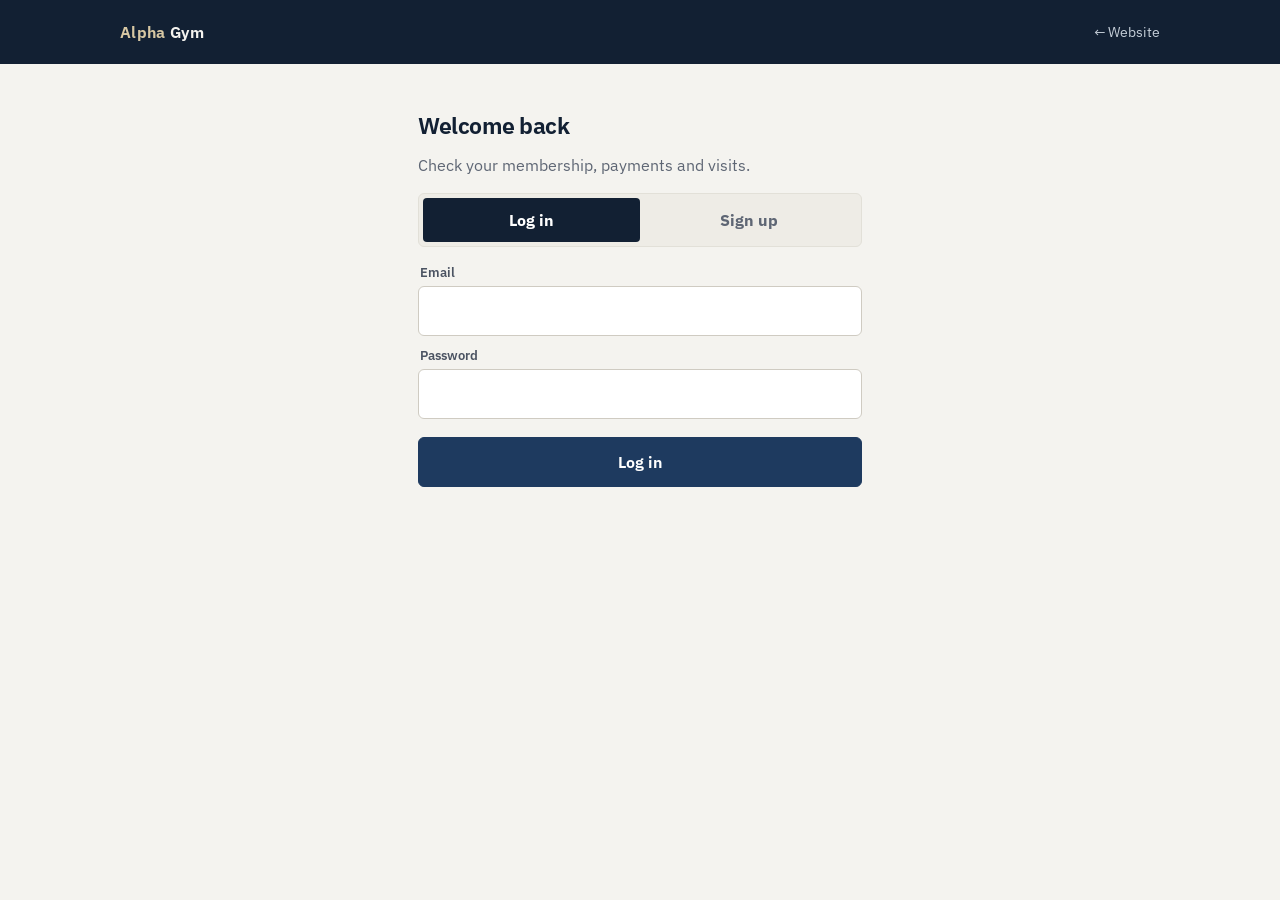
<file: portal.html>
<!doctype html>
<html lang="en">
<head>
<meta charset="utf-8">
<meta name="viewport" content="width=device-width,initial-scale=1">
<meta name="theme-color" content="#122033">
<title>Member Portal</title>
<link rel="icon" href="icon.svg">
<link rel="preconnect" href="https://fonts.googleapis.com">
<link href="https://fonts.googleapis.com/css2?family=IBM+Plex+Sans:wght@400;500;600;700&display=swap" rel="stylesheet">
<link rel="stylesheet" href="style.css?v=40">
</head>
<body>
<div class="nav"><div class="wrap"><a class="logo" href="index.html" id="logo"></a><nav><a href="index.html">← Website</a></nav></div></div>
<div class="pwrap" id="root"></div>
<div id="modal" onclick="if(event.target===this)this.classList.remove('open')"></div>
<script src="store.js"></script>
<script>
const S = Store, esc = S.esc, root = document.getElementById('root');
document.title = 'Member Portal · ' + S.CONFIG.gym;
document.getElementById('logo').innerHTML = esc(S.CONFIG.gym).replace(/^(\S+)/, '<span>$1</span>');
let mode = 'login', err = '';

function authView() {
  root.innerHTML = `<h2 style="margin-top:20px">${mode === 'login' ? 'Welcome back' : 'Join ' + esc(S.CONFIG.gym)}</h2>
  <p class="mut" style="margin-bottom:16px">${mode === 'login' ? 'Check your membership, payments and visits.' : 'Create an account to get membership reminders by email.'}</p>
  <div class="tabs2"><button class="${mode === 'login' ? 'on' : ''}" onclick="mode='login';err='';authView()">Log in</button><button class="${mode === 'signup' ? 'on' : ''}" onclick="mode='signup';err='';authView()">Sign up</button></div>
  ${mode === 'signup' ? '<label>Full name</label><input id="n" autocomplete="name"><label>Phone</label><input id="p" type="tel" placeholder="07xx xxx xxx">' : ''}
  <label>Email</label><input id="e" type="email" autocomplete="email">
  <label>Password</label><input id="w" type="password" autocomplete="current-password" onkeydown="if(event.key==='Enter')submit()">
  <div class="err">${err}</div>
  <button class="btn block" onclick="submit()">${mode === 'login' ? 'Log in' : 'Create account'}</button>`;
}
function submit() {
  const g = id => (document.getElementById(id) || {}).value || '';
  const r = mode === 'login' ? S.login(g('e'), g('w')) : (!g('n').trim() || g('p').replace(/\D/g, '').length < 9 || !g('e').includes('@') ? { err: 'Fill in name, phone and a valid email.' } : S.signup({ name: g('n'), phone: g('p'), email: g('e'), pass: g('w') }));
  if (r.err) { err = r.err; authView(); return; }
  err = ''; home();
}
function home() {
  const m = S.member(S.session()); if (!m) { S.logout(); return authView(); }
  const s = S.status(m), pays = S.memberPayments(m.id), vis = S.memberVisits(m.id), last = pays[0];
  const month = S.today().slice(0, 7), mv = vis.filter(c => S.ymd(c.in).startsWith(month)).length;
  const days = last ? S.plan(last.planId).days : 30, pct = s.left > 0 ? Math.min(1, s.left / days) : 0, C = 2 * Math.PI * 52;
  const col = { active: 'var(--grn)', expiring: 'var(--amb)', expired: 'var(--red)', none: 'var(--mut)' }[s.key];
  root.innerHTML = `<div style="display:flex;justify-content:space-between;align-items:center;margin:10px 0 14px"><div><small>Hello,</small><h2 style="margin:0">${esc(m.name.split(' ')[0])}</h2></div><button class="btn ghost sm" onclick="S.logout();authView()">Log out</button></div>
  <div class="card" style="text-align:center">
    <div class="ring"><svg width="150" height="150" viewBox="0 0 120 120"><circle cx="60" cy="60" r="52" fill="none" stroke="var(--line)" stroke-width="10"/><circle cx="60" cy="60" r="52" fill="none" stroke="${col}" stroke-width="10" stroke-linecap="round" stroke-dasharray="${pct * C} ${C}"/></svg>
      <div><b style="color:${col}">${s.key === 'none' ? '—' : Math.max(0, s.left)}</b><small>${s.key === 'none' ? 'no plan' : 'days left'}</small></div></div>
    <span class="badge b-${s.key}">${s.label}</span>
    <p class="mut" style="margin:8px 0 14px">${s.key === 'none' ? 'You have no membership yet.' : (s.left < 0 ? 'Expired on ' : 'Valid until ') + '<b style="color:var(--txt)">' + S.fmtDate(s.end) + '</b>'}</p>
    <button class="btn block" onclick="renew()">${s.key === 'active' ? 'Extend membership' : 'Renew membership'}</button>
  </div>
  <div class="sum" style="margin-top:12px"><div><b>${mv}</b><small>Visits this month</small></div><div><b>${vis.length}</b><small>Total visits</small></div><div><b>${vis[0] ? S.fmtDate(S.ymd(vis[0].in)).slice(0, 6) : '—'}</b><small>Last visit</small></div></div>
  <h3>Reminders</h3><div class="card">
    <div class="tog"><span>Email reminders<br><small>${esc(m.email || 'no email')} · ${S.CONFIG.reminderDays} days before expiry</small></span><button class="sw ${m.prefs.email ? 'on' : ''}" onclick="tg('email')"></button></div>
    <div class="tog" style="border:0"><span>WhatsApp reminders<br><small>${esc(m.phone)}</small></span><button class="sw ${m.prefs.whatsapp ? 'on' : ''}" onclick="tg('whatsapp')"></button></div></div>
  <h3>Payment history</h3>${pays.length ? pays.slice(0, 6).map(p => `<div class="row"><div class="grow"><b>${S.money(p.amount)} · ${esc(S.plan(p.planId).name)}</b><small>${S.fmtDate(p.paid)} · ${p.method}${p.code ? ' · ' + esc(p.code) : ''}</small></div><small>→ ${S.fmtDate(p.end).slice(0, 6)}</small></div>`).join('') : '<div class="empty">No payments yet.</div>'}
  <h3>Recent visits</h3>${vis.length ? vis.slice(0, 5).map(c => `<div class="row"><div class="grow"><b>${S.fmtDate(S.ymd(c.in))}</b><small>${S.fmtTime(c.in)} → ${c.out ? S.fmtTime(c.out) : 'inside now'}</small></div></div>`).join('') : '<div class="empty">No visits yet.</div>'}`;
}
function tg(k) { const m = S.member(S.session()); m.prefs[k] = !m.prefs[k]; S.save(); home(); }
function renew() {
  const el = document.getElementById('modal');
  el.innerHTML = `<div class="sheet"><h3>Renew via M-Pesa</h3><div class="prev"><b>1.</b> Go to M-Pesa → Lipa na M-Pesa → Buy Goods<br><b>2.</b> Till number: <b style="color:var(--acc);font-size:1.2rem">${esc(S.CONFIG.till)}</b><br><b>3.</b> Enter the plan amount and send<br><b>4.</b> Show the confirmation at the desk — your membership updates instantly.</div>
  ${S.data.plans.map(p => `<div class="row"><div class="grow"><b>${esc(p.name)}</b><small>${p.days} day${p.days > 1 ? 's' : ''}</small></div><b>${S.money(p.price)}</b></div>`).join('')}
  <button class="btn block ghost" onclick="document.getElementById('modal').classList.remove('open')">Close</button></div>`;
  el.classList.add('open');
}
S.session() && S.member(S.session()) ? home() : authView();
</script>
</body>
</html>
</file>
<file: style.css>
:root{--bg:#0b0d10;--card:#14181d;--card2:#1b2128;--line:#262e37;--txt:#eef2f6;--mut:#8b97a5;--acc:#c6ff3d;--red:#ff5d5d;--amb:#ffb020;--grn:#35d07f;--blue:#4da3ff;--r:16px}
*{box-sizing:border-box;margin:0;padding:0;-webkit-tap-highlight-color:transparent}
html{scroll-behavior:smooth}
body{font-family:system-ui,-apple-system,"Segoe UI",Roboto,sans-serif;background:var(--bg);color:var(--txt);line-height:1.5;-webkit-font-smoothing:antialiased}
a{color:inherit;text-decoration:none}
button{font:inherit;cursor:pointer;border:0;color:inherit;background:none}
input,select{font:inherit;color:var(--txt);background:var(--card2);border:1px solid var(--line);border-radius:12px;padding:12px 14px;width:100%;outline:none;margin-bottom:10px}
input:focus,select:focus{border-color:var(--acc)}
label{display:block;font-size:.8rem;color:var(--mut);margin:0 0 4px 2px}
h1,h2,h3{line-height:1.15}
h2{font-size:1.4rem;margin:4px 0 14px}
h3{font-size:1rem;margin:20px 0 10px;display:flex;align-items:center;gap:8px}
small,.mut{color:var(--mut)}
.btn{background:var(--acc);color:#0b0d10;font-weight:700;padding:12px 18px;border-radius:12px;display:inline-flex;align-items:center;justify-content:center;gap:8px;width:auto;text-align:center}
.btn.block{display:flex;width:100%;margin-top:8px}
.btn.ghost{background:transparent;border:1px solid var(--line);color:var(--txt)}
.btn.red{background:var(--red);color:#fff}
.btn.wa{background:#25d366;color:#04210f}
.btn.sm{padding:8px 12px;font-size:.82rem;border-radius:10px}
.card{background:var(--card);border:1px solid var(--line);border-radius:var(--r);padding:16px}
.badge{font-size:.7rem;font-weight:700;padding:3px 9px;border-radius:999px;display:inline-block;white-space:nowrap}
.b-active{background:rgba(53,208,127,.15);color:var(--grn)}
.b-expiring{background:rgba(255,176,32,.15);color:var(--amb)}
.b-expired{background:rgba(255,93,93,.15);color:var(--red)}
.b-suspended{background:rgba(255,93,93,.15);color:var(--red)}
.b-none{background:rgba(139,151,165,.15);color:var(--mut)}
.pill{background:var(--acc);color:#0b0d10;font-size:.72rem;font-weight:800;padding:1px 8px;border-radius:999px}
.grow{flex:1;min-width:0}

/* ---------- owner app ---------- */
body.app{padding-bottom:84px}
.top{position:sticky;top:0;z-index:20;background:rgba(11,13,16,.92);backdrop-filter:blur(10px);border-bottom:1px solid var(--line);padding:12px 16px;display:flex;align-items:center;justify-content:space-between}
.top b{font-size:1.05rem}.top b span{color:var(--acc)}
.top .date{font-size:.75rem;color:var(--mut)}
#view{padding:16px;max-width:720px;margin:0 auto}
.tabs{position:fixed;bottom:0;left:0;right:0;z-index:20;background:rgba(20,24,29,.97);border-top:1px solid var(--line);display:grid;grid-template-columns:repeat(10,minmax(0,1fr));padding:6px 4px calc(6px + env(safe-area-inset-bottom))}
.tabs button{display:flex;flex-direction:column;align-items:center;gap:2px;font-size:.68rem;color:var(--mut);padding:6px 0;border-radius:10px}
.tabs button i{font-style:normal;font-size:1.25rem}
.tabs button.on{color:var(--acc)}
.stats{display:grid;grid-template-columns:1fr 1fr;gap:10px}
.stat{background:var(--card);border:1px solid var(--line);border-radius:var(--r);padding:14px}
.stat small{display:block;font-size:.75rem}
.stat b{font-size:1.7rem;display:block;margin-top:2px}
.stat.hi{background:linear-gradient(135deg,#d7ff6b,#a6ee1c);color:#0b0d10;border:0}
.stat.hi small{color:#2d3a07}
.stat.warn b{color:var(--amb)}.stat.bad b{color:var(--red)}
.dash-head{display:flex;align-items:center;justify-content:space-between;gap:12px;margin:4px 0 14px}
.dash-head h2{margin:0 0 3px}.dash-head p{font-size:.82rem;color:var(--mut)}
.dash-live{display:inline-flex;align-items:center;gap:6px;border:1px solid var(--line);border-radius:999px;padding:5px 9px;color:var(--mut);font-size:.7rem;white-space:nowrap}
.dash-live i{width:7px;height:7px;border-radius:50%;background:var(--grn);display:block}
.dash-actions{display:grid;grid-template-columns:1fr 1fr;gap:8px;margin-bottom:18px}
.dash-actions .btn{width:100%;padding:11px 8px;font-size:.82rem}
h3.dash-label{margin-top:20px}
.stat em{display:block;font-style:normal;font-size:.68rem;color:inherit;opacity:.75;margin-top:3px}
.stat-money{font-size:1.05rem!important;line-height:1.3;margin-top:8px!important;overflow-wrap:anywhere}

.bars{display:flex;align-items:flex-end;gap:8px;height:130px;padding-top:18px}
.bar{flex:1;height:100%;display:flex;flex-direction:column;justify-content:flex-end;align-items:center;position:relative}
.bar i{width:100%;background:linear-gradient(180deg,var(--acc),#6fae0f);border-radius:6px 6px 2px 2px;display:block}
.bar em{font-style:normal;font-size:.7rem;color:var(--mut);margin-top:4px}
.bar .bv{font-size:.62rem;color:var(--mut);position:absolute;top:-2px;transform:translateY(-100%)}
.row{display:flex;align-items:center;gap:12px;background:var(--card);border:1px solid var(--line);border-radius:14px;padding:12px;margin-bottom:8px}
.row b{display:block;font-size:.95rem;white-space:nowrap;overflow:hidden;text-overflow:ellipsis}
.row small{font-size:.78rem;display:block}
.av{width:42px;height:42px;border-radius:50%;background:var(--card2);border:1px solid var(--line);display:grid;place-items:center;font-weight:800;font-size:.85rem;color:var(--acc);flex:none}
.chips{display:flex;gap:8px;overflow-x:auto;margin-bottom:12px;padding-bottom:2px}
.chip{padding:7px 14px;border-radius:999px;border:1px solid var(--line);font-size:.82rem;white-space:nowrap;color:var(--mut)}
.chip.on{background:var(--acc);color:#0b0d10;border-color:var(--acc);font-weight:700}
.fab{position:fixed;right:16px;bottom:88px;z-index:15;width:56px;height:56px;border-radius:50%;background:var(--acc);color:#0b0d10;font-size:1.8rem;font-weight:700;box-shadow:0 8px 24px rgba(198,255,61,.3)}
.empty{text-align:center;color:var(--mut);padding:26px 10px;font-size:.9rem}
.right{text-align:right;flex:none}
.sum{display:grid;grid-template-columns:repeat(3,1fr);gap:8px;margin-bottom:12px}
.sum div{background:var(--card);border:1px solid var(--line);border-radius:12px;padding:10px;text-align:center}
.sum b{display:block;font-size:1rem}.sum small{font-size:.7rem}
#modal{position:fixed;inset:0;z-index:50;background:rgba(0,0,0,.65);display:none;align-items:flex-end;justify-content:center}
#modal.open{display:flex}
.sheet{background:var(--card);border-radius:22px 22px 0 0;width:100%;max-width:560px;max-height:92vh;overflow:auto;padding:20px 18px calc(24px + env(safe-area-inset-bottom));border:1px solid var(--line);animation:up .22s ease}
@keyframes up{from{transform:translateY(40px);opacity:0}to{transform:none;opacity:1}}
.sheet h3{margin-top:0;font-size:1.2rem}
.sheet .acts{display:grid;grid-template-columns:1fr 1fr;gap:8px;margin:12px 0}
.sheet .acts .btn{margin:0}
.prev{background:var(--card2);border-radius:12px;padding:12px;font-size:.88rem;margin-bottom:10px;border:1px dashed var(--line)}
#toast{position:fixed;left:50%;bottom:96px;transform:translateX(-50%);background:#fff;color:#0b0d10;font-weight:600;padding:10px 16px;border-radius:12px;z-index:60;opacity:0;pointer-events:none;transition:.25s;max-width:90%;text-align:center;font-size:.9rem}
#toast.show{opacity:1}
#gate:not(:empty){position:fixed;inset:0;z-index:100;background:var(--bg);display:grid;place-items:center;padding:24px}
.gatebox{max-width:340px;width:100%;text-align:center}
.gatebox h1{font-size:1.8rem;margin-bottom:6px}.gatebox h1 span{color:var(--acc)}
.autocard{background:linear-gradient(135deg,rgba(198,255,61,.12),rgba(198,255,61,.03));border:1px solid rgba(198,255,61,.3);border-radius:var(--r);padding:14px;margin-bottom:14px;font-size:.88rem}

/* ---------- public site + portal ---------- */
.wrap{max-width:1080px;margin:0 auto;padding:0 20px}
.nav{position:sticky;top:0;z-index:30;background:rgba(11,13,16,.88);backdrop-filter:blur(12px);border-bottom:1px solid var(--line)}
.nav .wrap{display:flex;align-items:center;justify-content:space-between;height:62px}
.logo{font-weight:900;font-size:1.2rem;letter-spacing:-.5px}.logo span{color:var(--acc)}
.nav nav{display:flex;gap:22px;align-items:center;font-size:.9rem;color:var(--mut)}
.nav nav a:hover{color:var(--txt)}
@media(max-width:720px){.nav nav a.hide{display:none}.nav nav{gap:12px}}
.hero{padding:84px 0 70px;background:radial-gradient(900px 420px at 80% -10%,rgba(198,255,61,.16),transparent),radial-gradient(600px 300px at 0% 100%,rgba(77,163,255,.1),transparent)}
.hero h1{font-size:clamp(2.6rem,8vw,5rem);letter-spacing:-2px;font-weight:900;max-width:760px}
.hero h1 em{font-style:normal;color:var(--acc)}
.hero p{font-size:1.1rem;color:var(--mut);max-width:520px;margin:18px 0 28px}
.hero .cta{display:flex;gap:12px;flex-wrap:wrap}
.hero .btn{padding:15px 26px}
.kpis{display:flex;gap:34px;margin-top:46px;flex-wrap:wrap}
.kpis b{font-size:2rem;display:block;color:var(--acc)}.kpis small{font-size:.85rem}
section{padding:70px 0}
.eyebrow{color:var(--acc);font-size:.78rem;font-weight:800;letter-spacing:2px;text-transform:uppercase;margin-bottom:8px}
section h2{font-size:clamp(1.8rem,5vw,2.8rem);letter-spacing:-1px;margin:0 0 30px}
.grid{display:grid;gap:16px;grid-template-columns:repeat(auto-fit,minmax(230px,1fr))}
.plan{position:relative;display:flex;flex-direction:column}
.plan.pop{border-color:var(--acc);background:linear-gradient(180deg,rgba(198,255,61,.08),var(--card))}
.plan .tag{position:absolute;top:-11px;left:16px;background:var(--acc);color:#0b0d10;font-size:.7rem;font-weight:800;padding:3px 10px;border-radius:999px}
.plan h3{margin:0;font-size:1.1rem}
.plan .price{font-size:2.2rem;font-weight:900;margin:10px 0 2px;letter-spacing:-1px}
.plan ul{list-style:none;margin:14px 0 18px;color:var(--mut);font-size:.9rem;flex:1}
.plan li:before{content:"✓ ";color:var(--acc);font-weight:800}
.feat{font-size:1.8rem}.feat h3{margin:10px 0 4px}.feat p{color:var(--mut);font-size:.92rem}
table.sch{width:100%;border-collapse:collapse;font-size:.9rem}
table.sch td,table.sch th{padding:12px 10px;border-bottom:1px solid var(--line);text-align:left}
table.sch th{color:var(--mut);font-weight:600;font-size:.78rem;text-transform:uppercase;letter-spacing:1px}
.tr .av{width:72px;height:72px;font-size:1.3rem;margin-bottom:10px}
.quote p{font-size:.95rem;margin-bottom:10px}
.pass{display:flex;gap:10px;flex-wrap:wrap}.pass input{flex:1;min-width:140px;margin:0}
footer{border-top:1px solid var(--line);padding:30px 0;color:var(--mut);font-size:.85rem}
footer .wrap{display:flex;justify-content:space-between;gap:12px;flex-wrap:wrap}
.pwrap{max-width:480px;margin:0 auto;padding:20px 16px 50px}
.tabs2{display:grid;grid-template-columns:1fr 1fr;background:var(--card2);border-radius:12px;padding:4px;margin-bottom:16px}
.tabs2 button{padding:10px;border-radius:9px;font-weight:700;color:var(--mut)}.tabs2 button.on{background:var(--acc);color:#0b0d10}
.ring{position:relative;width:150px;height:150px;margin:6px auto 10px}
.ring svg{transform:rotate(-90deg)}
.ring div{position:absolute;inset:0;display:grid;place-content:center;text-align:center}
.ring b{font-size:2.4rem;line-height:1}.ring small{font-size:.75rem}
.tog{display:flex;justify-content:space-between;align-items:center;padding:10px 0;border-bottom:1px solid var(--line)}
.sw{width:46px;height:26px;border-radius:99px;background:var(--line);position:relative;transition:.2s;flex:none}
.sw:after{content:"";position:absolute;top:3px;left:3px;width:20px;height:20px;border-radius:50%;background:#fff;transition:.2s}
.sw.on{background:var(--acc)}.sw.on:after{left:23px;background:#0b0d10}
.err{color:var(--red);font-size:.85rem;margin-bottom:8px}

@media(max-width:420px){.tabs{grid-template-columns:repeat(10,minmax(58px,1fr));overflow-x:auto;justify-content:start}.tabs button{white-space:nowrap;font-size:.62rem}}

/* ---------- reports ---------- */
.report-head{margin-bottom:10px}.report-head h2{margin-bottom:4px}
.report-filters{display:grid;grid-template-columns:1fr 1fr;gap:10px;background:var(--card);border:1px solid var(--line);border-radius:14px;padding:12px}
.report-filters input{margin:4px 0 0;min-width:0}
.report-note{font-size:.76rem;color:var(--mut);margin:10px 2px 14px}
.report-card{background:var(--card);border:1px solid var(--line);border-radius:16px;padding:14px;margin:12px 0}
.report-title{display:flex;align-items:flex-start;justify-content:space-between;gap:10px}
.report-title h3{margin:0 0 4px}.report-title p{font-size:.76rem}
.report-kpis{display:grid;grid-template-columns:repeat(auto-fit,minmax(110px,1fr));gap:9px;margin:14px 0}
.report-kpis>div{background:var(--card2);border:1px solid var(--line);border-radius:12px;padding:12px;min-width:0;box-shadow:inset 0 1px 0 rgba(255,255,255,.025)}
.report-kpis b{display:block;font-size:1.08rem;line-height:1.35;overflow-wrap:anywhere}
.report-kpis small{display:block;font-size:.7rem;margin-top:3px;line-height:1.35}
.report-row{display:flex;align-items:center;justify-content:space-between;gap:10px;padding:11px 12px;margin:8px 0;background:var(--card2);border:1px solid var(--line);border-radius:12px}
.report-row>div{min-width:0}.report-row b{font-size:.88rem}.report-row small{display:block;font-size:.74rem;overflow-wrap:anywhere;margin-top:3px}
@media(min-width:760px){.report-card{padding:18px}.report-row{padding:12px 14px;margin:9px 0}.report-kpis{gap:10px}.report-kpis>div{padding:14px}}

/* ---------- staff profile ---------- */
.profile-card{padding:16px}
.profile-identity{display:flex;align-items:center;gap:12px;padding-bottom:16px;border-bottom:1px solid var(--line)}
.profile-identity .av{width:54px;height:54px;font-size:1rem}
.profile-identity b{font-size:1.05rem}
.profile-identity small{display:block;overflow-wrap:anywhere}
.profile-details{display:grid;gap:0}
.profile-details>div{padding:13px 2px;border-bottom:1px solid var(--line)}
.profile-details>div:last-child{border-bottom:0}
.profile-details small{display:block;font-size:.72rem;margin-bottom:3px}
.profile-details b{display:block;font-size:.92rem;overflow-wrap:anywhere}

/* ---------- group classes ---------- */
.class-date-card{padding:14px;margin:10px 0 14px}
.class-date-card label{display:block;font-weight:700;margin-bottom:6px}
.class-date-card input{margin:0 0 6px}
.class-date-card small{display:block}
.class-note{display:flex;flex-direction:column;gap:4px;padding:12px 14px;margin:12px 0;background:var(--card2);border:1px solid var(--line);border-radius:12px}
.class-note span,.class-card small{font-size:.78rem;color:var(--mut)}
.class-day{margin:18px 0}
.class-day h3{margin-bottom:8px}
.class-card{padding:14px;margin:9px 0}
.class-card-top{display:flex;justify-content:space-between;align-items:flex-start;gap:10px}
.class-card-top .grow{min-width:0}
.class-card-top b{display:block}
.class-card-top small{display:block;margin-top:3px}
.class-time{font-weight:800;font-size:1.02rem;margin:12px 0 7px}
.class-card-actions{display:flex;align-items:center;gap:7px;flex-wrap:wrap;margin-top:12px}
.class-card-actions .mut{margin-right:auto;font-size:.76rem}
.class-inactive{opacity:.68}
.class-attendance-list{margin:16px 0;max-height:260px;overflow:auto}
.class-attendance-list>.row{padding:9px 0}
.class-footnote{font-size:.8rem;margin-top:14px}
@media(min-width:760px){.class-card{padding:17px}.class-card-actions{gap:9px}}


/* ---------- mobile-first management experience ---------- */
body.app {
  padding-bottom: calc(104px + env(safe-area-inset-bottom));
  overflow-x: hidden;
}
.top {
  min-height: 66px;
  padding: 14px 18px;
}
.top b { font-size: 1.12rem; }
.top .date { font-size: .8rem; margin-top: 2px; }
#view {
  width: 100%;
  max-width: 820px;
  padding: 22px 20px 34px;
  overflow-x: clip;
}
h2 { font-size: 1.48rem; }
h3 { margin-top: 24px; margin-bottom: 12px; }
.btn { min-height: 44px; }
.btn.sm { min-height: 40px; }
input, select, textarea {
  min-height: 48px;
  font-size: 16px;
}
textarea {
  font: inherit;
  color: var(--txt);
  background: var(--card2);
  border: 1px solid var(--line);
  border-radius: 12px;
  padding: 12px 14px;
  width: 100%;
  outline: none;
  margin-bottom: 10px;
  resize: vertical;
}
textarea:focus { border-color: var(--acc); }
button:focus-visible, input:focus-visible, select:focus-visible, textarea:focus-visible {
  outline: 2px solid var(--acc);
  outline-offset: 2px;
}
.stats { gap: 12px; }
.stat { padding: 16px; min-width: 0; }
.stat small { font-size: .78rem; line-height: 1.35; }
.stat b { font-size: 1.82rem; }
.dash-head { gap: 14px; }
.dash-head h2 { font-size: 1.55rem; }
.dash-head p { font-size: .88rem; }
.dash-live { padding: 6px 10px; font-size: .74rem; }
.dash-actions { gap: 10px; margin-bottom: 22px; }
.dash-actions .btn { min-height: 50px; padding: 12px; font-size: .88rem; }
h3.dash-label { margin-top: 24px; }
.card { padding: 18px; }
.bars { height: 148px; gap: 10px; }
.bar em { font-size: .74rem; }
.row { gap: 10px; padding: 14px; }
.row > .grow { min-width: 0; }
.row > .btn { flex: 0 0 auto; white-space: normal; }
.chips { scrollbar-width: none; -webkit-overflow-scrolling: touch; }
.chips::-webkit-scrollbar { display: none; }
.sum { gap: 10px; }
.sum div { padding: 12px 8px; min-width: 0; }
.sum b { overflow-wrap: anywhere; }
#modal { padding-top: env(safe-area-inset-top); }
.sheet {
  width: 100%;
  max-height: min(90dvh, 900px);
  padding: 22px 20px calc(28px + env(safe-area-inset-bottom));
  overflow-y: auto;
  overscroll-behavior: contain;
}
.sheet .acts .btn { min-height: 46px; }
#toast { bottom: calc(92px + env(safe-area-inset-bottom)); }

/* One compact menu control replaces the crowded numbered tab strip. */
.mobile-menu {
  position: fixed;
  left: 12px;
  right: 12px;
  bottom: calc(10px + env(safe-area-inset-bottom));
  width: auto;
  max-width: 460px;
  margin: 0 auto;
  z-index: 45;
  pointer-events: none;
}
.menu-trigger {
  position: relative;
  z-index: 3;
  pointer-events: auto;
  display: flex;
  align-items: center;
  gap: 12px;
  width: 100%;
  min-height: 66px;
  padding: 10px 15px;
  background: rgba(20,24,29,.97);
  border: 1px solid #343d47;
  border-radius: 18px;
  box-shadow: 0 10px 32px rgba(0,0,0,.42);
  text-align: left;
}
.menu-trigger-icon {
  width: 42px;
  height: 42px;
  flex: none;
  display: grid;
  place-items: center;
  border-radius: 13px;
  background: rgba(198,255,61,.13);
  color: var(--acc);
  font-size: 1.35rem;
}
.menu-trigger-copy { display: flex; flex-direction: column; line-height: 1.25; }
.menu-trigger-copy b { font-size: .92rem; }
.menu-trigger-copy small { font-size: .72rem; margin-top: 3px; }
.menu-current {
  margin-left: auto;
  max-width: 42%;
  overflow: hidden;
  text-overflow: ellipsis;
  white-space: nowrap;
  color: var(--mut);
  font-size: .86rem;
}
.menu-chevron {
  color: var(--acc);
  font-size: 1.25rem;
  transform: rotate(0);
  transition: transform .18s ease;
}
.mobile-menu.open .menu-chevron { transform: rotate(180deg); }
.menu-backdrop {
  position: fixed;
  inset: 0;
  z-index: 0;
  background: rgba(0,0,0,.68);
  opacity: 0;
  visibility: hidden;
  pointer-events: none;
  transition: opacity .18s ease, visibility .18s ease;
}
.menu-panel {
  position: fixed;
  z-index: 1;
  left: 50%;
  bottom: calc(86px + env(safe-area-inset-bottom));
  transform: translate(-50%, 12px);
  width: min(460px, calc(100vw - 24px));
  max-height: min(72dvh, 650px);
  overflow-y: auto;
  padding: 18px;
  background: #171c22;
  border: 1px solid #343d47;
  border-radius: 22px;
  box-shadow: 0 18px 55px rgba(0,0,0,.55);
  opacity: 0;
  visibility: hidden;
  pointer-events: none;
  transition: opacity .18s ease, transform .18s ease, visibility .18s ease;
  overscroll-behavior: contain;
}
.mobile-menu.open .menu-backdrop {
  opacity: 1;
  visibility: visible;
  pointer-events: auto;
}
.mobile-menu.open .menu-panel {
  transform: translate(-50%, 0);
  opacity: 1;
  visibility: visible;
  pointer-events: auto;
}
.menu-head {
  display: flex;
  align-items: center;
  justify-content: space-between;
  gap: 12px;
  margin-bottom: 14px;
}
.menu-head b { display: block; font-size: 1.05rem; }
.menu-head small { display: block; margin-top: 2px; font-size: .78rem; }
.menu-close {
  width: 40px;
  height: 40px;
  flex: none;
  display: grid;
  place-items: center;
  border: 1px solid var(--line);
  border-radius: 12px;
  color: var(--mut);
  font-size: 1.55rem;
}
.menu-grid { display: grid; grid-template-columns: 1fr 1fr; gap: 9px; }
.menu-item {
  min-width: 0;
  min-height: 58px;
  display: flex;
  align-items: center;
  gap: 10px;
  padding: 9px 10px;
  border: 1px solid var(--line);
  border-radius: 14px;
  background: var(--card);
  text-align: left;
  transition: background .15s ease, border-color .15s ease;
}
.menu-item.on {
  background: rgba(198,255,61,.1);
  border-color: rgba(198,255,61,.65);
  color: var(--acc);
}
.menu-item-icon {
  width: 34px;
  height: 34px;
  flex: none;
  display: grid;
  place-items: center;
  border-radius: 10px;
  background: var(--card2);
  color: var(--acc);
  font-size: 1.08rem;
  font-weight: 800;
}
.menu-item-label {
  min-width: 0;
  font-size: .84rem;
  font-weight: 650;
  overflow-wrap: anywhere;
}
.menu-item-arrow { margin-left: auto; color: var(--mut); font-size: 1.25rem; }

/* Small phones: prioritize full-width actions and comfortable form controls. */
@media (max-width: 480px) {
  #view { padding: 20px 16px 30px; }
  .dash-head { align-items: flex-start; }
  .dash-live { margin-top: 3px; }
  .dash-actions { grid-template-columns: 1fr; }
  .dash-actions .btn { width: 100%; }
  .stats { gap: 11px; }
  .stat { padding: 15px; min-height: 108px; }
  .stat b { font-size: 1.75rem; }
  .sum { grid-template-columns: 1fr 1fr; }
  .report-filters { grid-template-columns: 1fr; gap: 4px; }
  .report-row { align-items: flex-start; }
  .class-card-top { flex-wrap: wrap; }
  .class-card-actions { gap: 8px; }
  .class-card-actions .btn { min-height: 44px; }
  .sheet { padding-left: 17px; padding-right: 17px; }
}
@media (max-width: 360px) {
  .menu-grid { grid-template-columns: 1fr; }
  .menu-panel { max-height: 76dvh; }
  .dash-head { flex-wrap: wrap; }
  .dash-live { margin-top: 0; }
  .stats { grid-template-columns: 1fr; }
  .stat { min-height: 94px; }
  .dash-actions .btn { font-size: .86rem; }
}
@media (prefers-reduced-motion: reduce) {
  .menu-panel, .menu-backdrop, .menu-chevron { transition: none; }
}


/* ---------- Alpha Gym: readability and phone layout refinement ---------- */
body.app { font-size: 16px; }
#view {
  width: 100%;
  max-width: 980px;
  margin: 0 auto;
  padding: 24px 22px 38px;
}
#view h2 { font-size: 1.65rem; letter-spacing: -.35px; margin-bottom: 16px; }
#view h3 { font-size: 1.12rem; margin-top: 24px; margin-bottom: 12px; }
#view p, #view li { line-height: 1.55; }
#view label { font-size: .9rem; margin-bottom: 6px; }
#view small, #view .mut { font-size: .86rem; }
#view .card { padding: 20px; }
#view .row { padding: 15px; gap: 12px; }
#view .row b { font-size: 1rem; }
#view .row small { font-size: .84rem; line-height: 1.45; }
#view .badge { font-size: .76rem; padding: 4px 10px; }
#view .btn { min-height: 46px; padding: 12px 16px; font-size: .92rem; }
#view .btn.sm { min-height: 42px; padding: 9px 13px; font-size: .86rem; }
#view table { width: 100%; border-collapse: collapse; }
#view th, #view td { padding: 12px 10px; font-size: .88rem; line-height: 1.4; }
#view input, #view select, #view textarea { font-size: 16px; }
#view .empty { font-size: .96rem; line-height: 1.55; padding: 30px 14px; }
.sheet label { font-size: .9rem; margin-bottom: 6px; }
.sheet small { font-size: .84rem; }

@media (max-width: 600px) {
  #view { max-width: none; padding: 20px 16px 34px; }
  #view h2 { font-size: 1.58rem; margin-bottom: 15px; }
  #view h3 { font-size: 1.08rem; }
  #view .card { padding: 17px; }
  #view .row { align-items: flex-start; padding: 13px; gap: 10px; }
  #view .row > .grow { flex: 1 1 130px; }
  #view .row > .btn { min-width: 104px; }
  #view table { display: block; max-width: 100%; overflow-x: auto; -webkit-overflow-scrolling: touch; }
  #view th, #view td { padding: 11px 9px; white-space: nowrap; }
  #view input, #view select, #view textarea { min-height: 50px; }
  .menu-trigger { min-height: 68px; }
  .menu-item { min-height: 62px; }
  .menu-item-label { font-size: .9rem; }
  .menu-trigger-copy b { font-size: .96rem; }
  .menu-current { font-size: .9rem; }
  .sheet { max-height: 88dvh; }
}
@media (min-width: 601px) {
  #view { padding-left: 26px; padding-right: 26px; }
}


/* =========================================================
   ALPHA GYM — operations theme
   Presentation only. Markup, routes, and application logic are unchanged.
   ========================================================= */
:root{
  color-scheme:light;
  --bg:#f4f3ef;
  --card:#ffffff;
  --card2:#efeee9;
  --line:#e2e0d8;
  --txt:#1a1f2b;
  --mut:#5e6674;
  --acc:#1e3a5f;
  --red:#9d2c2c;
  --amb:#8a5a12;
  --grn:#1f6b45;
  --blue:#1e4e8c;
  --r:8px;
}
html{background:var(--bg);scroll-padding-top:72px}
body{background:var(--bg);color:var(--txt);font-family:"IBM Plex Sans","Segoe UI",system-ui,sans-serif;letter-spacing:0}
button{color:inherit}
input,select,textarea{background:#fff;color:var(--txt);border:1px solid #cfcbc2;border-radius:6px;box-shadow:none}
input:focus,select:focus,textarea:focus{border-color:#1e3a5f;box-shadow:0 0 0 3px rgba(30,58,95,.16)}
label{color:#4b5362;font-weight:600;letter-spacing:0}
h1,h2,h3{letter-spacing:-.02em;font-weight:650}
small,.mut{color:var(--mut)}
.btn{background:#1e3a5f;color:#fff;border:1px solid #1e3a5f;border-radius:6px;font-weight:650;box-shadow:none;transition:background .12s}
.btn:hover{background:#16304f;border-color:#16304f}
.btn:active{transform:none}
.btn.ghost{background:#fff;border:1px solid #cfcbc2;color:#1a1f2b}
.btn.ghost:hover{background:#f7f6f2;border-color:#b7b3a8}
.btn.red{background:#9d2c2c;border-color:#9d2c2c;color:#fff}
.btn.wa{background:#1f6b45;border-color:#1f6b45;color:#fff}
.card,.stat,.row,.sum div,.report-card,.class-card,.report-filters{background:#fff;border:1px solid var(--line);border-radius:8px;box-shadow:none}
.card{padding:18px}
.badge{border-radius:4px;letter-spacing:.02em;font-weight:650}
.b-active{background:#e7f3ec;color:#1f6b45}
.b-expiring{background:#f8f0df;color:#8a5a12}
.b-expired,.b-suspended{background:#f8e8e6;color:#9d2c2c}
.b-none{background:#eeece6;color:#5e6674}
.pill{background:#1e3a5f;color:#fff;border-radius:4px}
body.app{background:var(--bg);padding-bottom:calc(104px + env(safe-area-inset-bottom))}
.top{background:#122033;backdrop-filter:none;border-bottom:0;padding:14px 22px;min-height:64px;box-shadow:none}
.top b{color:#f4f3ef;font-size:1.02rem;font-weight:650;letter-spacing:.01em}
.top b span{color:#d7c7a3}
.top .date{color:#b7c0cc;font-size:.75rem}
.top .btn.ghost{background:transparent;border-color:rgba(255,255,255,.28);color:#f4f3ef}
.top .btn.ghost:hover{background:rgba(255,255,255,.08)}
#view{max-width:1080px;padding:24px 24px 40px}
#view h2{font-size:1.45rem;color:#122033;font-weight:650;letter-spacing:-.02em}
#view h3{font-size:1rem;color:#1a1f2b;font-weight:650}
#view .card{padding:18px}
#view .row{padding:12px 14px;gap:12px}
#view .row b{color:#1a1f2b;font-weight:650}
#view .row small{color:#5e6674}
#view .av{background:#eef1f5;border:1px solid #d9dee6;color:#1e3a5f;font-weight:700;border-radius:6px}
#view .empty{color:#5e6674}
#view .stat{padding:16px 16px;background:#fff}
#view .stat small{color:#5e6674;font-weight:600}
#view .stat b{color:#122033;font-size:1.7rem;font-weight:650;letter-spacing:-.03em}
#view .stat.hi{background:#122033;border:1px solid #122033;color:#f4f3ef}
#view .stat.hi small{color:#c5ced8}
#view .stat.hi b{color:#f4f3ef}
#view .stat.warn b{color:#8a5a12}
#view .stat.bad b{color:#9d2c2c}
#view .dash-head h2{color:#122033}
#view .dash-live{background:#fff;border:1px solid var(--line);color:#5e6674;border-radius:4px}
#view .dash-live i{background:#1f6b45}
#view .dash-actions .btn{border-radius:6px}
#view .bars{gap:8px}
#view .bar i{background:#1e3a5f;border-radius:2px 2px 0 0}
#view .bar em,.bar .bv{color:#5e6674}
#view .chip{background:#fff;border-color:#d9dee6;color:#4b5362;border-radius:4px}
#view .chip.on{background:#122033;border-color:#122033;color:#fff}
#view .prev{background:#f7f6f2;border:1px solid var(--line);border-radius:6px;color:#1a1f2b}
#view .report-kpis>div{background:#f7f6f2;border:1px solid var(--line);border-radius:6px;box-shadow:none}
#view .report-row{background:#fff;border:1px solid var(--line);border-radius:6px}
#view .profile-identity,#view .profile-details>div{border-color:var(--line)}
#view .class-note{background:#f7f6f2;border:1px solid var(--line);border-radius:6px}
#view .class-card{box-shadow:none}
#view table th{color:#5e6674}
#view table td{border-color:#eceae4}
#view .fab{background:#1e3a5f;color:#fff;box-shadow:0 6px 16px rgba(18,32,51,.22);border-radius:8px}
#view .autocard{background:#f7f6f2;border:1px solid var(--line);border-radius:6px;color:#1a1f2b}
#view .autocard small{color:#5e6674}
.mobile-menu{max-width:500px}
.menu-trigger{background:#122033;border:1px solid #122033;border-radius:8px;box-shadow:0 8px 20px rgba(18,32,51,.22);color:#f4f3ef;min-height:64px}
.menu-trigger-icon{background:rgba(255,255,255,.08);color:#d7c7a3;border-radius:6px}
.menu-trigger-copy b{color:#f4f3ef}
.menu-trigger-copy small{color:#b7c0cc}
.menu-current{color:#d7c7a3}
.menu-chevron{color:#d7c7a3}
.menu-panel{background:#fff;border:1px solid var(--line);border-radius:8px;box-shadow:0 16px 40px rgba(18,32,51,.16)}
.menu-head b{color:#122033}
.menu-close{border:1px solid var(--line);border-radius:6px;color:#4b5362}
.menu-item{background:#f7f6f2;border:1px solid var(--line);border-radius:6px;color:#1a1f2b}
.menu-item.on{background:#e8eef5;border-color:#1e3a5f;color:#122033}
.menu-item-icon{background:#e8eef5;color:#1e3a5f;border-radius:6px}
.menu-item-arrow{color:#8a918c}
#modal{background:rgba(18,32,51,.48);backdrop-filter:none}
.sheet{background:#fff;border:1px solid var(--line);border-radius:10px 10px 0 0;box-shadow:0 -12px 36px rgba(18,32,51,.14)}
.sheet h3{color:#122033}
#toast{background:#122033;color:#f4f3ef;border:0;border-radius:6px;box-shadow:0 8px 20px rgba(18,32,51,.2)}
#gate:not(:empty){background:#f4f3ef}
.gatebox{background:#fff;border:1px solid var(--line);border-radius:8px;padding:28px 26px;text-align:left;box-shadow:0 10px 30px rgba(18,32,51,.06)}
.gatebox h1{color:#122033;font-size:1.55rem;font-weight:650}
.gatebox h1 span{color:#1e3a5f}
.gatebox .mut{text-align:left}
.gatebox .btn{width:100%}
.gatebox label{margin-top:10px}
.gatebox .err{min-height:20px}
#view .btn:focus-visible,.menu-item:focus-visible,.menu-trigger:focus-visible{outline:2px solid #1e3a5f;outline-offset:2px}

body:not(.app){background:#f4f3ef;color:#1a1f2b}
.nav{background:#122033;border-bottom:0;backdrop-filter:none}
.nav .wrap{min-height:64px;height:64px}
.logo{color:#f4f3ef;font-size:1.02rem;font-weight:650;letter-spacing:.02em}
.logo span{color:#d7c7a3}
.nav nav{color:#c5ced8}
.nav nav a:hover{color:#fff}
.nav .btn.sm{background:#f4f3ef;color:#122033;border-color:#f4f3ef}
.hero{background:#f4f3ef;color:#122033;padding:clamp(56px,8vw,96px) 0 72px;position:relative;overflow:hidden;border-bottom:1px solid var(--line)}
.hero:after{content:none}
.hero .wrap{position:relative;z-index:1;border-left:3px solid #1e3a5f;padding-left:22px}
.hero .eyebrow{color:#1e3a5f;letter-spacing:.16em}
.hero h1{font-size:clamp(2.2rem,5.4vw,3.6rem);line-height:1.08;letter-spacing:-.035em;max-width:760px;font-weight:650}
.hero h1 em{color:#1e3a5f;font-style:normal}
.hero p{color:#4b5362;font-size:1.05rem;max-width:560px;line-height:1.65}
.hero .btn{background:#1e3a5f;color:#fff;border-color:#1e3a5f;border-radius:6px}
.hero .btn.ghost{background:#fff;color:#122033;border-color:#cfcbc2}
section{padding:clamp(44px,6vw,68px) 0}
section h2{color:#122033;font-size:clamp(1.6rem,3.4vw,2.15rem);letter-spacing:-.03em;margin-bottom:20px;font-weight:650}
.eyebrow{color:#1e3a5f}
#plans .card,#about .feat{background:#fff;border:1px solid var(--line);border-radius:8px;box-shadow:none}
.plan h3{color:#122033}
.plan .price{color:#122033;font-size:1.85rem;font-weight:650}
.plan small{color:#5e6674}
.plan li:before{color:#1e3a5f}
.plan.pop{border-color:#1e3a5f;background:#fff}
.plan .tag{background:#1e3a5f;color:#fff}
.plan .btn{margin-top:auto}
#about{background:#fff!important}
.feat{padding:18px}
.feat h3{color:#122033}
.feat p{color:#4b5362;line-height:1.65}
#contact{background:#f4f3ef}
#contact .mut{max-width:620px;line-height:1.7}
footer{background:#122033;color:#c5ced8;border:0;padding:22px 0}
footer a{color:#f4f3ef}
.pwrap{max-width:480px;padding:28px 18px 56px}
.pwrap h2{color:#122033;font-size:1.45rem;letter-spacing:-.02em;font-weight:650}
.pwrap h3{color:#122033}
.pwrap .card{background:#fff;border:1px solid var(--line);border-radius:8px;box-shadow:none}
.pwrap .tabs2{background:#eeece6;border:1px solid var(--line);border-radius:6px}
.pwrap .tabs2 button{border-radius:4px;color:#5e6674}
.pwrap .tabs2 button.on{background:#122033;color:#fff}
.pwrap .ring circle:first-child{stroke:#e2e0d8}
.pwrap .ring b{color:#122033}
.pwrap .sum div{background:#fff;border:1px solid var(--line);border-radius:6px}
.pwrap .row{background:#fff;border:1px solid var(--line);border-radius:6px}
.pwrap .tog{border-color:var(--line)}
.pwrap .sw{background:#d9dee6}
.pwrap .sw.on{background:#1e3a5f}
.pwrap .sw.on:after{background:#fff;left:23px}
.pwrap .sw:after{background:#fff}
.pwrap .err{color:#9d2c2c}
.pwrap .badge{margin-top:6px}

@media(max-width:600px){
  .wrap{padding-left:18px;padding-right:18px}
  .nav .wrap{height:58px;min-height:58px}
  .nav nav{gap:8px;font-size:.82rem}
  .nav .btn.sm{padding:8px 10px;font-size:.76rem;min-height:38px}
  .hero{padding:40px 0 48px}
  .hero .wrap{padding-left:16px}
  .hero h1{font-size:clamp(2rem,9vw,2.7rem)}
  .hero p{font-size:.98rem;margin:14px 0 20px}
  .hero .cta{display:grid;grid-template-columns:1fr;gap:8px;max-width:360px}
  .hero .btn{width:100%;min-height:46px;padding:12px 16px}
  section{padding:40px 0}
  section h2{margin-bottom:16px}
  .grid{grid-template-columns:1fr;gap:10px}
  .plan .price{font-size:1.7rem}
  footer .wrap{display:grid;gap:8px}
  #view{padding:18px 14px 32px}
  #view h2{font-size:1.32rem}
  #view .card{padding:16px}
  #view .row{gap:9px;padding:12px}
  #view .row>.btn{min-width:0;max-width:46%;white-space:normal}
  #view .stats{grid-template-columns:repeat(2,minmax(0,1fr))}
  #view .stat{min-width:0;padding:14px}
  #view .stat b{font-size:1.45rem;overflow-wrap:anywhere}
  #view .dash-head{align-items:flex-start;flex-wrap:wrap}
  #view .dash-live{margin-left:auto}
  #view .dash-actions{grid-template-columns:repeat(2,minmax(0,1fr))}
  #view .dash-actions .btn{min-width:0;padding:10px 8px;font-size:.8rem}
  #view .report-kpis{grid-template-columns:repeat(2,minmax(0,1fr))}
  #view .sum{grid-template-columns:repeat(3,minmax(0,1fr))}
  #view .sum small{font-size:.66rem}
  #view .sum b{font-size:.9rem}
  .menu-trigger{min-height:62px;border-radius:8px}
  .menu-panel{border-radius:8px;padding:14px}
  .menu-grid{gap:7px}
  .menu-item{min-height:54px;padding:8px;border-radius:6px}
  .menu-item-icon{width:30px;height:30px;border-radius:6px}
  .sheet{border-radius:10px 10px 0 0;padding:20px 16px calc(24px + env(safe-area-inset-bottom))}
}
@media(max-width:380px){
  #view .stats{grid-template-columns:1fr 1fr}
  #view .dash-actions{grid-template-columns:1fr}
  #view .sum{grid-template-columns:1fr 1fr}
  #view .report-kpis{grid-template-columns:1fr 1fr}
  .menu-grid{grid-template-columns:1fr}
}
@media(min-width:900px){
  body.app{padding-bottom:30px}
  .top{padding-left:max(24px,calc((100vw - 1080px)/2));padding-right:max(24px,calc((100vw - 1080px)/2))}
  #view{padding-top:28px}
  .mobile-menu{left:auto;right:28px;bottom:24px;width:280px}
  .menu-panel{left:auto;right:28px;bottom:100px;transform:translateY(12px);width:320px}
  .mobile-menu.open .menu-panel{transform:translateY(0)}
}
@media(prefers-reduced-motion:reduce){*,*::before,*::after{scroll-behavior:auto!important;transition:none!important;animation:none!important}}

@media(max-width:899px){
  body.app{padding-bottom:calc(184px + env(safe-area-inset-bottom))}
}

/* Top section bar. The nav node sits after the page in the markup, so the grid places it under the header instead of at the foot of the page. */
body.app{
  display:grid;
  grid-template-columns:minmax(0,1fr);
  grid-template-rows:auto auto 1fr;
  padding-bottom:0 !important;
}
body.app #gate:empty{display:none}
body.app #gate:not(:empty){position:fixed;inset:0;z-index:80;display:grid;place-items:center}
body.app #modal,body.app #toast{position:fixed}
body.app .top{
  grid-row:1;
  position:sticky;
  top:0;
  margin-left:0;
  z-index:30;
}
body.app .mobile-menu{
  grid-row:2;
  position:sticky;
  top:64px;
  left:auto;
  right:auto;
  bottom:auto;
  width:100%;
  max-width:none;
  height:auto;
  margin:0;
  z-index:25;
  pointer-events:auto;
  background:#122033;
  border-bottom:1px solid #0c1726;
}
body.app #view{
  grid-row:3;
  margin-left:0;
  max-width:1080px;
  width:100%;
  justify-self:center;
  padding:28px 32px 48px;
}
body.app #toast{bottom:20px}
body.app .fab{bottom:24px}
body.app .desk-rail{
  display:flex;
  flex-direction:row;
  align-items:center;
  gap:6px;
  height:auto;
  padding:8px 16px;
  overflow-x:auto;
}
body.app .desk-rail:before{display:none}
body.app .desk-link{
  display:inline-flex;
  align-items:center;
  width:auto;
  min-height:36px;
  padding:6px 12px;
  border-radius:6px;
  border:1px solid transparent;
  color:#d5dbe3;
  font-size:.9rem;
  font-weight:550;
  white-space:nowrap;
}
body.app .desk-link:hover{background:rgba(255,255,255,.06);color:#fff}
body.app .desk-link.on{background:#1e3a5f;color:#fff;border-color:#1e3a5f}
@media(max-width:860px){
  body.app{padding-bottom:0 !important}
  body.app #view{padding:18px 14px 36px}
}
@media(min-width:900px){
  body.app{padding-bottom:0 !important}
  body.app .mobile-menu{left:auto;right:auto;bottom:auto;width:100%}
}


/* ---------- Alpha Gym public marketing website ---------- */
.public-site{--gold:#d9b65b;--ink:#090909;--paper:#f1eee7;background:var(--ink);color:#f4f1e9;font-family:"IBM Plex Sans",system-ui,sans-serif}
.public-site .wrap{max-width:1160px;padding-left:26px;padding-right:26px}
.site-nav{position:sticky;top:0;z-index:40;background:rgba(8,8,8,.94);border-bottom:1px solid rgba(217,182,91,.2);backdrop-filter:blur(14px)}
.nav-inner{height:78px;display:flex;align-items:center;justify-content:space-between;gap:20px}
.brand-mark img{display:block;width:190px;max-width:42vw;height:auto;max-height:55px;object-fit:contain}
.site-nav nav{display:flex;align-items:center;gap:30px;font-size:.84rem;font-weight:600;color:#c9c5bc}
.site-nav nav a:hover{color:var(--gold)}
.site-nav nav .nav-cta{padding:11px 17px;border:1px solid var(--gold);color:var(--gold);letter-spacing:.04em}
.hero-new{position:relative;overflow:hidden;min-height:650px;background:radial-gradient(ellipse at 76% 44%,rgba(174,132,43,.16),transparent 38%),linear-gradient(115deg,#090909 0%,#101010 62%,#17140e 100%)}
.hero-grid{position:absolute;inset:0;opacity:.16;background-image:linear-gradient(rgba(255,255,255,.05) 1px,transparent 1px),linear-gradient(90deg,rgba(255,255,255,.05) 1px,transparent 1px);background-size:64px 64px;mask-image:linear-gradient(90deg,black,transparent)}
.hero-content{position:relative;z-index:1;min-height:600px;display:grid;grid-template-columns:1.05fr .95fr;align-items:center;gap:30px;padding-top:65px;padding-bottom:80px}
.hero-copy{max-width:620px}
.public-site .eyebrow{color:var(--gold);font-size:.7rem;letter-spacing:.22em;font-weight:800;display:flex;align-items:center;gap:10px;margin-bottom:24px}
.hero-copy .eyebrow span{width:26px;height:1px;background:var(--gold)}
.hero-copy h1,.closing-inner h2{font-size:clamp(3.5rem,8.2vw,7rem);line-height:.88;letter-spacing:-.075em;font-weight:800;margin:0}
.hero-copy h1 em,.intro-grid h2 em,.section-heading h2 em,.closing-inner h2 em{font-style:normal;color:var(--gold)}
.hero-copy>p{max-width:460px;color:#aaa69e;font-size:1.08rem;line-height:1.8;margin:28px 0 32px}
.hero-actions{display:flex;align-items:center;gap:28px;flex-wrap:wrap}
.gold-btn{display:inline-flex;align-items:center;gap:25px;padding:16px 20px;background:var(--gold);color:#111;font-size:.82rem;font-weight:800;letter-spacing:.025em;transition:transform .2s,background .2s}
.gold-btn:hover{transform:translateY(-2px);background:#f0d17b}
.gold-btn span{font-size:1.1rem}
.text-link{font-size:.82rem;font-weight:700;color:#e6e0d4}
.text-link span{color:var(--gold);margin-left:8px}
.hero-note{display:flex;align-items:center;gap:13px;margin-top:62px;color:#77736c;font-size:.62rem;letter-spacing:.16em}
.hero-note i{width:4px;height:4px;border-radius:50%;background:var(--gold)}
.hero-art{height:440px;position:relative;display:grid;place-items:center}
.art-ring{position:absolute;width:min(34vw,390px);height:min(34vw,390px);border:1px solid rgba(217,182,91,.32);border-radius:50%;box-shadow:0 0 0 30px rgba(217,182,91,.025),0 0 0 70px rgba(217,182,91,.018)}
.art-letter{font-size:clamp(18rem,32vw,27rem);font-weight:800;line-height:1;color:transparent;-webkit-text-stroke:2px rgba(217,182,91,.72);transform:skew(-8deg);text-shadow:0 20px 70px rgba(217,182,91,.12)}
.art-bar{position:absolute;left:9%;right:9%;top:50%;height:12px;background:linear-gradient(90deg,transparent,#d9b65b 10%,#f4d88d 50%,#d9b65b 90%,transparent);box-shadow:0 0 25px rgba(217,182,91,.28);display:flex;justify-content:space-between;align-items:center}
.art-bar span{width:14px;height:84px;background:linear-gradient(90deg,#9c772e,#f1d27d,#9c772e);border-radius:3px}
.art-bar b{width:9px;height:55px;background:#d9b65b}
.art-caption{position:absolute;right:2%;bottom:3%;font-size:.68rem;line-height:1.6;letter-spacing:.22em;color:#8c8060;text-align:right}
.hero-bottom{position:absolute;bottom:0;left:0;right:0;border-top:1px solid rgba(217,182,91,.2)}
.hero-bottom .wrap{height:48px;display:flex;align-items:center;justify-content:space-between;color:#77736c;font-size:.62rem;letter-spacing:.18em}
.intro-section{background:var(--paper);color:#141414;padding:105px 0}
.intro-grid{display:grid;grid-template-columns:1fr 1fr;gap:80px;align-items:center}
.public-site .dark-eye{color:#92712d}
.intro-grid h2,.section-heading h2{font-size:clamp(2.7rem,5.5vw,5rem);line-height:.94;letter-spacing:-.07em;margin:0;font-weight:800}
.intro-copy p{font-size:1.15rem;line-height:1.9;color:#5d5a54;max-width:540px}
.intro-copy .intro-line{font-size:.67rem;letter-spacing:.18em;font-weight:800;color:#94732f;margin-top:26px}
.training-section,.membership-section{padding:100px 0;background:#0d0d0d}
.section-heading{display:flex;justify-content:space-between;align-items:end;gap:35px;margin-bottom:42px}
.section-heading .eyebrow{margin-bottom:20px}
.section-heading>p{max-width:320px;color:#98938a;line-height:1.8;font-size:.94rem;margin-bottom:5px}
.training-grid{display:grid;grid-template-columns:1.2fr 1fr 1fr;gap:13px}
.training-card{position:relative;min-height:330px;padding:25px;background:#171717;border:1px solid #2a2925;display:flex;flex-direction:column;justify-content:space-between;overflow:hidden}
.training-main{background:linear-gradient(145deg,#262117,#171613)}
.training-second{background:linear-gradient(145deg,#1b1b1b,#111)}
.training-third{background:linear-gradient(145deg,#1b1913,#111)}
.training-number{font-size:.65rem;letter-spacing:.18em;color:var(--gold);font-weight:800}
.training-card h3{font-size:2rem;line-height:1;letter-spacing:-.05em;margin:0 0 12px;display:block}
.training-card p{font-size:.83rem;line-height:1.7;color:#a7a198;max-width:260px}
.training-symbol{position:absolute;right:18px;top:65px;color:rgba(217,182,91,.13);font-size:8rem;font-weight:800;line-height:1}
.membership-section{background:#f1eee7;color:#141414}
.membership-section .section-heading>p{color:#666159}
.public-plans{display:grid;grid-template-columns:repeat(3,minmax(0,1fr));gap:14px}
.public-plan{padding:25px;background:#fff;border:1px solid #ddd7ca;min-height:260px;display:flex;flex-direction:column}
.public-plan.featured{background:#171613;color:#f5f0e4;border-color:#171613}
.plan-index{font-size:.63rem;letter-spacing:.2em;font-weight:800;color:#9b7935}
.public-plan h3{font-size:1.4rem;margin:22px 0 8px;display:block}
.plan-desc{font-size:.82rem;color:#777168;min-height:42px;line-height:1.6}
.featured .plan-desc{color:#aaa398}
.plan-price{font-size:1.9rem;font-weight:800;letter-spacing:-.04em;margin-top:20px}
.plan-duration{font-size:.65rem;letter-spacing:.18em;color:#9b7935;margin-top:2px}
.plan-action{margin-top:auto;padding-top:22px;font-size:.68rem;font-weight:800;letter-spacing:.1em;color:#92712d}
.featured .plan-action{color:var(--gold)}
.plan-loading{grid-column:1/-1;padding:24px;border:1px solid #d8d1c4;color:#6c665b;background:#e9e4d9;font-size:.9rem}
.plan-footnote{font-size:.76rem;color:#777168;margin-top:18px}
.closing-section{padding:100px 0;background:radial-gradient(ellipse at 80% 60%,rgba(217,182,91,.15),transparent 40%),#111}
.closing-inner{padding-top:10px}
.closing-inner h2{font-size:clamp(3.4rem,8vw,6.5rem);margin:0 0 22px}
.closing-inner>p{color:#aaa69e;max-width:460px;line-height:1.8;margin:0 0 28px}
.site-footer{background:#080808;border-top:1px solid rgba(217,182,91,.22);padding:28px 0 18px}
.footer-top,.footer-bottom{display:flex;justify-content:space-between;align-items:center;gap:18px}
.footer-top{padding-bottom:22px;border-bottom:1px solid #24221e}
.footer-top img{width:160px;height:auto}
.footer-top span,.footer-bottom{font-size:.62rem;letter-spacing:.12em;color:#817b70}
.footer-bottom{padding-top:17px;letter-spacing:.04em}
.footer-bottom a{color:var(--gold)}
@media(max-width:760px){
 .public-site .wrap{padding-left:20px;padding-right:20px}
 .nav-inner{height:66px}.brand-mark img{width:150px}
 .site-nav nav{gap:14px;font-size:.74rem}.site-nav nav a:not(.nav-cta){display:none}.site-nav nav .nav-cta{padding:9px 12px}
 .hero-new{min-height:unset}.hero-content{min-height:unset;grid-template-columns:1fr;padding-top:75px;padding-bottom:72px}
 .hero-copy h1{font-size:clamp(3.8rem,16vw,6rem)}
 .hero-copy>p{font-size:.98rem;max-width:380px}
 .hero-note{margin-top:42px;gap:9px;font-size:.54rem}
 .hero-art{position:absolute;right:-100px;top:120px;width:300px;height:300px;opacity:.25;pointer-events:none}
 .art-ring{width:260px;height:260px}.art-letter{font-size:19rem}
 .hero-bottom .wrap{height:42px;font-size:.52rem}
 .intro-section,.training-section,.membership-section,.closing-section{padding:72px 0}
 .intro-grid{grid-template-columns:1fr;gap:25px}.intro-grid h2{font-size:3.8rem}.intro-copy p{font-size:1rem}
 .section-heading{display:block;margin-bottom:28px}.section-heading h2{font-size:3.5rem}.section-heading>p{margin-top:18px}
 .training-grid{grid-template-columns:1fr}.training-card{min-height:235px}
 .training-symbol{font-size:6rem}
 .public-plans{grid-template-columns:1fr}.public-plan{min-height:230px}
 .closing-inner h2{font-size:3.8rem}
 .footer-top,.footer-bottom{align-items:flex-start;flex-direction:column}.footer-top span{font-size:.56rem}
}
@media(prefers-reduced-motion:reduce){.public-site *{scroll-behavior:auto!important;transition:none!important}}
</file>
